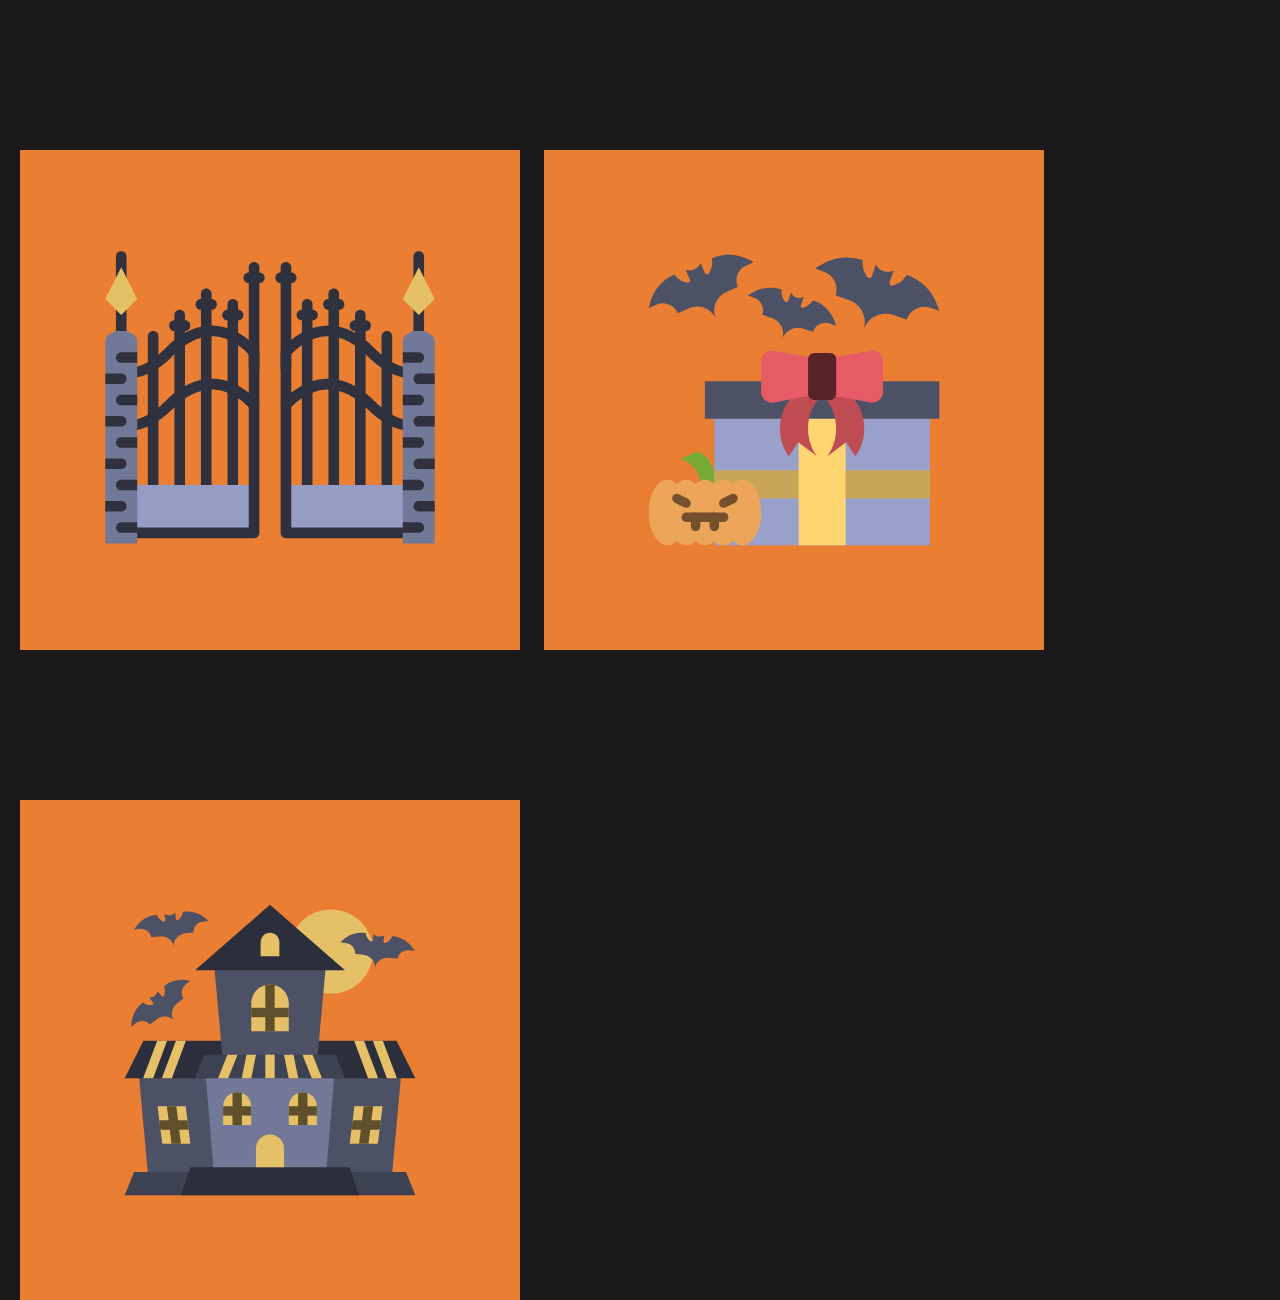
<file: index.html>
<!DOCTYPE html>
<html lang="en">
<head>
    <meta charset="UTF-8">
    <meta http-equiv="X-UA-Compatible" content="IE=edge">
    <meta name="viewport" content="width=device-width, initial-scale=1.0">
    <title>Happy Halloween</title>
    <link rel="stylesheet" href="css/reset.css">
    <link rel="stylesheet" href="css/style.css">
    <link rel="shortcut icon" href="images/pumpkin.svg">
</head>
<body>
    <section>
        <div class="image-wrapper">
            <a href="gate-entrance.html"><img class="gate-entrance" src="images/gate-entrance/gate-entrance.svg" alt="gate-entrance"></a>
        </div>
        <div class="image-wrapper">
            <a href="gift-box.html"><img class="gift-box" src="images/gift-box/gift-box.svg" alt="gift-box"></a>
        </div>
        <div class="image-wrapper">
            <a href="haunted-house.html"><img class="haunted-house" src="images/haunted-house/hauntedhouse.svg" alt="haunted-house"></a>
        </div>
    </section>
</body>
</html>
</file>
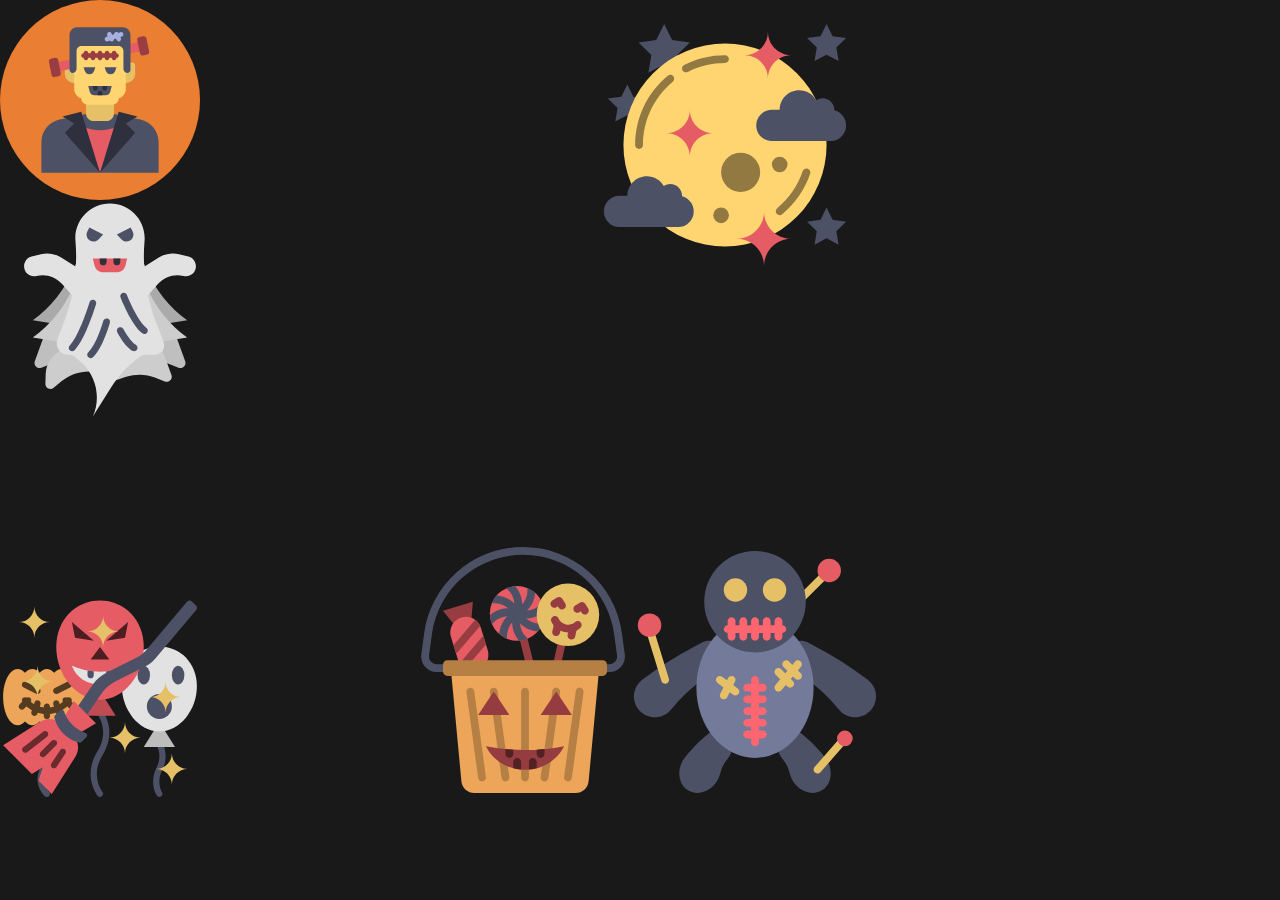
<file: gift-box.html>
<!DOCTYPE html>
<html lang="en">
<head>
    <meta charset="UTF-8">
    <meta http-equiv="X-UA-Compatible" content="IE=edge">
    <meta name="viewport" content="width=device-width, initial-scale=1.0">
    <title>Gift Box</title>
    <link rel="shortcut icon" href="images/gift-box/witch-magic.svg">
    <link rel="stylesheet" href="css/reset.css">
    <link rel="stylesheet" href="css/style.css">
</head>
<body>
    <section>
        <div class="image-box"> 
          <div class="frankentein-box"><a href="index.html"><img class="frankentein-monster" src="images/gift-box/frankentein-monster.svg" alt="frankentein-monster"></a></div>
          <div><img class="fullmoon-night" src="images/gift-box/fullmoon-night.svg" alt="fullmoon-night"></div>
          <div><img class="balloon-party" src="images/gift-box/balloon-party.svg" alt="balloon-party"></div>
          <div><img class="broom-witch" src="images/gift-box/broom-witch.svg" alt="broom-witch"></div>
          <div><img class="ghost-scary" src="images/gift-box/ghost-scary.svg" alt="ghost-scary"></div>
          <div><img class="candy-sweet" src="images/gift-box/candy-sweet.svg" alt="candy-sweet"></div>
          <div><img class="voodoodoll" src="images/gift-box/voodoodoll.svg" alt="voodoodoll"></div>
          <div><img class="bat-scary" src="images/gift-box/bat-scary.svg" alt="bat-scary"></div>
        </div>
    </section>
</body>
</html>
</file>
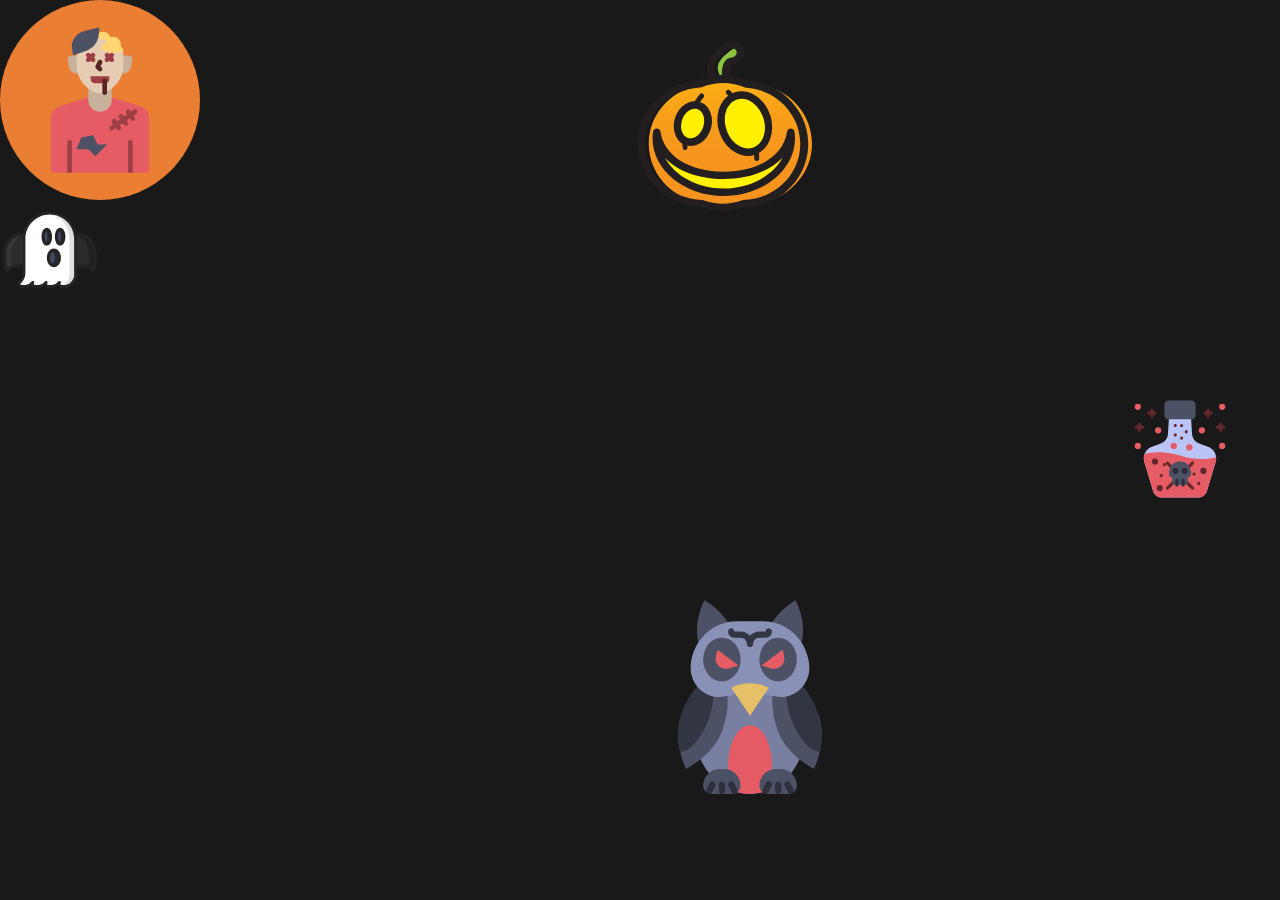
<file: haunted-house.html>
<!DOCTYPE html>
<html lang="en">
<head>
    <meta charset="UTF-8">
    <meta http-equiv="X-UA-Compatible" content="IE=edge">
    <meta name="viewport" content="width=device-width, initial-scale=1.0">
    <title>Haunted House</title>
    <link rel="shortcut icon" href="images/haunted-house/coffin-death.svg">
    <link rel="stylesheet" href="css/reset.css">
    <link rel="stylesheet" href="css/style.css">
</head>
<body>
    <section>
        <div class="image-box">
            <div class="zombie-horror-box">
                <a href="index.html"><img class="zombie-horror" src="images/haunted-house/zombie-horror.svg" alt="zombie-horror"></a>
            </div>
            <div><img class="pumpkin-cat" src="images/haunted-house/pumpkin-cat.svg" alt="pumpkin-cat"></div>
            <div><img class="bat" src="images/haunted-house/bat.svg" alt="bat"></div>
            <div><img class="ghost" src="images/haunted-house/ghost.svg" alt="ghost"></div>
            <div><img class="owl-bird" src="images/haunted-house/owl-bird.svg" alt="owl-bird"></div>
            <div><img class="poison-danger" src="images/haunted-house/poison-danger.svg" alt="poison-danger"></div>
            <div><img class="ghostface" src="images/haunted-house/ghostface.svg" alt="ghostface"></div>
        </div>
    </section>
</body>
</html>
</file>
<file: css/style.css>
/* index.html */
body{
    background-color: #191919;
    overflow: hidden;
}
.image-wrapper {
    position: relative;
    width: 500px;
    height: 500px;
    background-color: #EA7E32;
    display: inline-block;
    vertical-align: top;
    margin-top: 150px;
    margin-left: 20px;
}

.gate-entrance {
    position: absolute;
    width: 340px;
    top: 50%;
    left: 50%;
    transform: translate(-50%, -50%);
    transition: all 500ms ease-in-out;

}

.gate-entrance:hover {
    width: 440px;
    transition: all 500ms ease-in-out;
}

.gift-box {
    position: absolute;
    width: 300px;
    margin: 50% 50%;
    transform: translate(-50%, -50%);
    transition: all 500ms ease-in-out;
}
.gift-box:hover{
    width: 400px;
    transition: all 500ms ease-in-out;
}

.haunted-house {
    position: absolute;
    width: 300px;
    margin: 50% 50%;
    transform: translate(-50%, -50%);
    transition: all 500ms ease-in-out;
}
.haunted-house:hover{
    width: 400px;
    transition: all 500ms ease-in-out;
}

/* gate-entrance.html */
.image-box{
    position: relative;
    height: 797px;
}
.axe-weapon{
    position: absolute;
    z-index: 1;
    width: 150px;
    top: 200px;
    left: 30px;
    animation: axe-weapon-animation 1.5s infinite ;
}
@keyframes axe-weapon-animation{
    from{transform: rotate(10deg);}
    to{transform: rotate(100deg);}
}
.eyeball-scary{
    position: absolute;
    width: 100px;
    top: 300px;
    left:50px;
    animation: eyeball-scary-animation 1.5s infinite;
}
@keyframes eyeball-scary-animation{
    from{transform: rotate(0deg);}
    to{transform: rotate(45deg);}
}
.skull-horror{
    position: absolute;
    width: 300px;
    top: 70px;
    right:100px;
    animation: skull-horror-animation 10s infinite ease-in;
}
@keyframes skull-horror-animation{
    0%{opacity: 0%;}
    100%{opacity: 100%;}
}
.mummy-scarry{
    position: absolute;
    width: 300px;
    bottom:0px;
    left:-30px;
    animation: mummy-scarry-animation 5s infinite ease-in-out alternate;
}
@keyframes mummy-scarry-animation{
    from{bottom:0px; left:-30px; opacity: 0%;}
    to{bottom:0px; left:1300px; opacity: 40%;}
}
.tombstone-rip{
    position: absolute;
    z-index: 2;
    width: 400px;
    bottom:0px;
    left: 600px;
    transition: all 500ms ease-in-out;
}
.tombstone-rip:hover{
    width: 200px;
    opacity: 20%;
    bottom: 0px;
    left: 700px;
    transition: all 500ms ease-in-out;
}
.knife-blood{
    position: absolute;
    width: 300px;
    top:20px;
    left: 600px;
    opacity: 0%;
    transition: all 500ms ease-in;

}
.knife-blood:hover{
    opacity: 100%;
    transform: rotate(360deg);
    transition: all 500ms ease-in;
}
.devil-box{
    position: relative;
    background-color: #EA7E32;
    width: 200px;
    height: 200px;
    border-radius: 50%;
}
.devil-scary{
    position: absolute;
    opacity: 100%;
    width: 150px;
    top:50%;
    left: 50%;
    transform: translate(-40%,-50%);
    transition: all 500ms ease-in-out;
}
.devil-scary:hover{
    opacity: 50%;
    transition: all 500ms ease-in-out;
}

/* gift-box.html */
.frankentein-box{
    position: relative;
    background-color: #EA7E32;
    width: 200px;
    height: 200px;
    border-radius: 50%;
}
.frankentein-monster{
    position: absolute;
    opacity: 100%;
    width: 150px;
    top:50%;
    left:50%;
    transform: translate(-50%,-50%);
    transition: all 500ms ease-in-out;
}
.frankentein-monster:hover{
    opacity: 50%;
    transition: all 500ms ease-in-out;
}
.fullmoon-night{
    position: absolute;
    width: 250px;
    top:20px;
    left: 600px;
    animation: fullmoon-night-animation 10s infinite alternate ease-in-out ;
}
@keyframes fullmoon-night-animation{
    from{opacity: 0%;}
    to{opacity: 100%;}
}
.balloon-party{
    position: absolute;
    width: 200px;
    bottom: 0px;
    animation:balloon-party-animation 4s infinite alternate ease-in-out;
}
@keyframes balloon-party-animation{
    0%{bottom:0px; left: 0px;}
    25%{bottom:100px; left: 100px;}
    50%{bottom:200px; left: 0px;}
    75%{bottom:300px; left: 100px;}
    100%{bottom:400px; left:0px;}
}
.broom-witch{
    position: absolute;
    width: 200px;
    bottom: 0px;
    animation: broom-witch-animation 4s infinite alternate ease-in-out;

}
@keyframes broom-witch-animation{
    0%{bottom:0px; right: 0px;}
    25%{bottom:100px; right: 100px;}
    50%{bottom:200px; right: 0px;}
    75%{bottom:300px; right: 100px;}
    100%{bottom:400px; right:0px;}
}
.ghost-scary{
    position: absolute;
    width: 220px;
    animation: ghost-scary-animation 7s infinite linear;
}
@keyframes ghost-scary-animation{
    0%{bottom:0%; left: 0%; opacity: 0%;}
    50%{bottom:50%; left:50%; opacity: 50%;}
    100%{bottom:100%; left:100%; opacity: 100%;}
}
.candy-sweet{
    position: absolute;
    width: 250px;
    bottom: 0px;
    left: 400px;
    transition: all 1s ease-in-out ;
}
.candy-sweet:hover{
    width: 350px;
    left: 350px;
    transition: all 1s ease-in-out;
}
.voodoodoll{
    position: absolute;
    width: 250px;
    bottom: 0px;
    right: 400px;
    transition: all 1s ease-in-out;
}
.voodoodoll:hover{
    transform: rotate(360deg);
    transition: all 1s ease-in-out;
}
.bat-scary{
    position: absolute;
    width: 150px;
    bottom: 0px;
    left: 700px;
    opacity: 0%;
    transition: all 500ms ease-in-out;
}
.bat-scary:hover{
    opacity:100%;
    transition: all 500ms ease-in-out;
}

/* haunted-house.html */
.zombie-horror-box{
    position: relative;
    background-color: #EA7E32;
    width: 200px;
    height: 200px;
    border-radius: 50%;
}
.zombie-horror{
    position: absolute;
    opacity: 100%;
    width: 150px;
    top:50%;
    left:50%;
    transform: translate(-50%,-50%);
    transition: all 500ms ease-in-out;
}
.zombie-horror:hover{
    opacity: 50%;
    transition: all 500ms ease-in-out;
}
.pumpkin-cat{
    position: absolute;
    width: 250px;
    top:0px;
    left: 600px;
    animation: pumpkin-cat-animation 7s infinite alternate ease-in-out ;
}
@keyframes pumpkin-cat-animation{
    from{opacity: 0%;}
    to{opacity: 100%;}
}
.bat{
    position: absolute;
    width: 100px;
    transition: all 500ms ease-in-out;
    animation: bat-animation 7s infinite alternate linear;
}
.bat:hover{
    width: 200px;
    transition: all 500ms ease-in-out;
}
@keyframes bat-animation{
    0%{bottom: 0%; left: 0%;}
    50%{bottom: 50%; left: 50%;}
    100%{bottom: 100%; left: 100%;}
}
.ghost{
    position: absolute;
    width: 100px;
    transition: all 500ms ease-in-out;
    animation: ghost-animation 7s infinite alternate linear;
}
.ghost:hover{
    width: 200px;
    transition: all 500ms ease-in-out;
}
@keyframes ghost-animation{
    0%{top: 0%; right: 0%;}
    50%{top: 50%; right: 50%;}
    100%{top: 100%; right: 100%;}
}
.owl-bird{
    position: absolute;
    width: 200px;
    bottom: 0px;
    left: 650px;
    transition: all 500ms ease-in-out;
}
.owl-bird:hover{
    filter: blur(10px);
    transition: all 500ms ease-in-out;
}
.poison-danger{
    position: absolute;
    width: 100px;
    top:50%;
    right:50px;
    animation: poison-danger-animation 1s infinite alternate ease-in-out;
}
@keyframes poison-danger-animation{
    from{transform: rotate(0deg) scale(1);}
    to{transform: rotate(360deg) scale(2)}
}
.ghostface{
    position: absolute;
    width: 100px;
    bottom: 50px;
    right: 400px;
    opacity: 0%;
    transition: all 500ms ease-in-out;
}
.ghostface:hover{
    opacity: 100%;
    transition: all 500ms ease-in-out;
}
</file>
